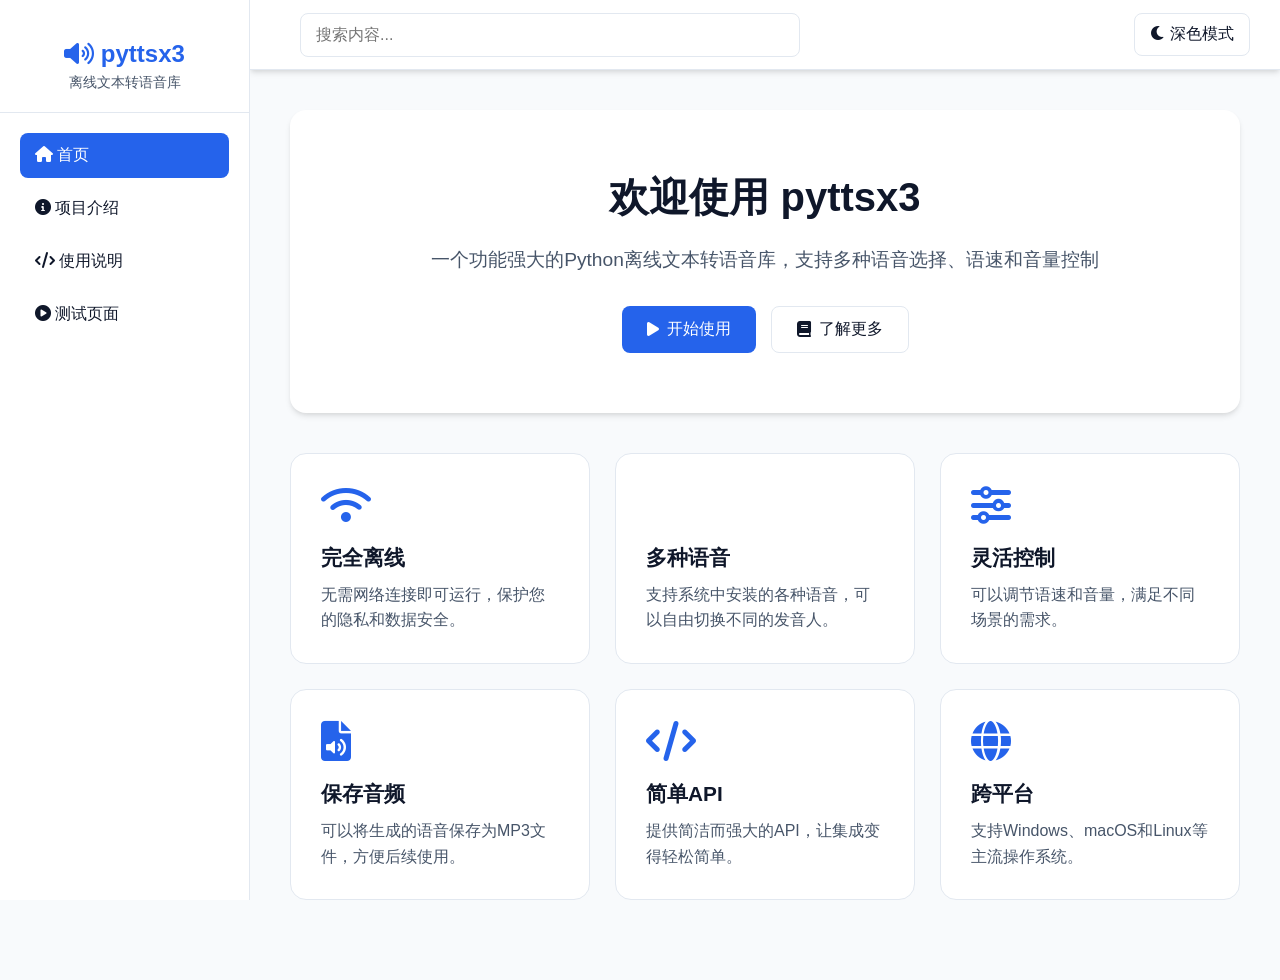
<file: index.html>
<!DOCTYPE html>
<html lang="zh-CN">
<head>
    <meta charset="UTF-8">
    <meta name="viewport" content="width=device-width, initial-scale=1.0">
    <title>pyttsx3 - 离线文本转语音库</title>
    <link href="https://cdnjs.cloudflare.com/ajax/libs/font-awesome/6.0.0/css/all.min.css" rel="stylesheet">
    <style>
        * {
            margin: 0;
            padding: 0;
            box-sizing: border-box;
        }

        :root {
            --primary-color: #2563eb;
            --secondary-color: #1e40af;
            --background-color: #f8fafc;
            --card-background: #ffffff;
            --text-primary: #0f172a;
            --text-secondary: #475569;
            --border-color: #e2e8f0;
            --sidebar-width: 250px;
            --header-height: 70px;
            --shadow: 0 4px 6px -1px rgba(0, 0, 0, 0.1), 0 2px 4px -1px rgba(0, 0, 0, 0.06);
        }

        .dark-theme {
            --primary-color: #3b82f6;
            --secondary-color: #2563eb;
            --background-color: #0f172a;
            --card-background: #1e293b;
            --text-primary: #f8fafc;
            --text-secondary: #cbd5e1;
            --border-color: #334155;
            --shadow: 0 4px 6px -1px rgba(0, 0, 0, 0.3), 0 2px 4px -1px rgba(0, 0, 0, 0.2);
        }

        body {
            font-family: -apple-system, BlinkMacSystemFont, 'Segoe UI', Roboto, 'Helvetica Neue', Arial, sans-serif;
            background-color: var(--background-color);
            color: var(--text-primary);
            transition: all 0.3s ease;
        }

        .container {
            display: flex;
            min-height: 100vh;
        }

        /* 左侧菜单 */
        .sidebar {
            width: var(--sidebar-width);
            background: var(--card-background);
            border-right: 1px solid var(--border-color);
            padding: 20px 0;
            position: fixed;
            height: 100vh;
            overflow-y: auto;
            transition: all 0.3s ease;
        }

        .logo {
            text-align: center;
            padding: 20px;
            border-bottom: 1px solid var(--border-color);
            margin-bottom: 20px;
        }

        .logo h1 {
            font-size: 1.5rem;
            color: var(--primary-color);
            margin-bottom: 5px;
        }

        .logo p {
            color: var(--text-secondary);
            font-size: 0.9rem;
        }

        .menu {
            list-style: none;
            padding: 0 20px;
        }

        .menu li {
            margin-bottom: 8px;
        }

        .menu li a {
            display: block;
            padding: 12px 15px;
            color: var(--text-primary);
            text-decoration: none;
            border-radius: 8px;
            transition: all 0.3s ease;
            cursor: pointer;
        }

        .menu li a:hover {
            background: rgba(37, 99, 235, 0.1);
            color: var(--primary-color);
        }

        .menu li a.active {
            background: var(--primary-color);
            color: white;
        }

        /* 主内容区域 */
        .main-content {
            margin-left: var(--sidebar-width);
            flex: 1;
        }

        /* 顶部头部 */
        .header {
            height: var(--header-height);
            background: var(--card-background);
            border-bottom: 1px solid var(--border-color);
            display: flex;
            align-items: center;
            justify-content: space-between;
            padding: 0 30px;
            box-shadow: var(--shadow);
        }

        .search-box {
            flex: 1;
            max-width: 500px;
            margin: 0 20px;
        }

        .search-box input {
            width: 100%;
            padding: 12px 15px;
            border: 1px solid var(--border-color);
            border-radius: 8px;
            font-size: 1rem;
            background: var(--card-background);
            color: var(--text-primary);
            transition: all 0.3s ease;
        }

        .search-box input:focus {
            outline: none;
            border-color: var(--primary-color);
            box-shadow: 0 0 0 3px rgba(37, 99, 235, 0.1);
        }

        .header-actions {
            display: flex;
            align-items: center;
            gap: 15px;
        }

        .theme-toggle {
            padding: 10px 15px;
            border: 1px solid var(--border-color);
            background: var(--card-background);
            color: var(--text-primary);
            border-radius: 8px;
            cursor: pointer;
            transition: all 0.3s ease;
            font-size: 1rem;
        }

        .theme-toggle:hover {
            background: rgba(37, 99, 235, 0.1);
            color: var(--primary-color);
            border-color: var(--primary-color);
        }

        /* 内容区域 */
        .content {
            padding: 40px;
            min-height: calc(100vh - var(--header-height));
        }

        .page {
            display: none;
        }

        .page.active {
            display: block;
        }

        /* 首页内容 */
        .hero {
            background: var(--card-background);
            border-radius: 16px;
            padding: 60px;
            text-align: center;
            margin-bottom: 40px;
            box-shadow: var(--shadow);
        }

        .hero h1 {
            font-size: 2.5rem;
            margin-bottom: 20px;
            color: var(--text-primary);
        }

        .hero p {
            font-size: 1.2rem;
            color: var(--text-secondary);
            margin-bottom: 30px;
            line-height: 1.6;
        }

        .hero-buttons {
            display: flex;
            gap: 15px;
            justify-content: center;
            margin-top: 30px;
        }

        .btn {
            padding: 12px 25px;
            border: none;
            border-radius: 8px;
            font-size: 1rem;
            cursor: pointer;
            transition: all 0.3s ease;
            text-decoration: none;
            display: inline-flex;
            align-items: center;
            gap: 8px;
        }

        .btn-primary {
            background: var(--primary-color);
            color: white;
        }

        .btn-primary:hover {
            background: var(--secondary-color);
            transform: translateY(-2px);
            box-shadow: 0 4px 12px rgba(37, 99, 235, 0.3);
        }

        .btn-secondary {
            background: transparent;
            color: var(--text-primary);
            border: 1px solid var(--border-color);
        }

        .btn-secondary:hover {
            background: rgba(37, 99, 235, 0.1);
            border-color: var(--primary-color);
        }

        /* 特性卡片 */
        .features {
            display: grid;
            grid-template-columns: repeat(auto-fit, minmax(300px, 1fr));
            gap: 25px;
            margin-bottom: 40px;
        }

        .feature-card {
            background: var(--card-background);
            padding: 30px;
            border-radius: 16px;
            border: 1px solid var(--border-color);
            transition: all 0.3s ease;
        }

        .feature-card:hover {
            transform: translateY(-4px);
            box-shadow: var(--shadow);
            border-color: var(--primary-color);
        }

        .feature-icon {
            font-size: 2.5rem;
            color: var(--primary-color);
            margin-bottom: 15px;
        }

        .feature-card h3 {
            font-size: 1.3rem;
            margin-bottom: 10px;
            color: var(--text-primary);
        }

        .feature-card p {
            color: var(--text-secondary);
            line-height: 1.6;
        }

        /* 项目介绍页面 */
        .about-content {
            background: var(--card-background);
            border-radius: 16px;
            padding: 40px;
            box-shadow: var(--shadow);
        }

        .about-content h2 {
            font-size: 2rem;
            margin-bottom: 30px;
            color: var(--text-primary);
        }

        .about-content p {
            font-size: 1.1rem;
            line-height: 1.8;
            color: var(--text-secondary);
            margin-bottom: 20px;
        }

        .about-content ul {
            margin: 20px 0 30px 30px;
        }

        .about-content li {
            margin-bottom: 15px;
            color: var(--text-secondary);
            line-height: 1.6;
        }

        /* 使用说明页面 */
        .usage-content {
            background: var(--card-background);
            border-radius: 16px;
            padding: 40px;
            box-shadow: var(--shadow);
        }

        .section {
            margin-bottom: 40px;
        }

        .section h3 {
            font-size: 1.5rem;
            margin-bottom: 20px;
            color: var(--text-primary);
            border-bottom: 2px solid var(--border-color);
            padding-bottom: 10px;
        }

        .code-block {
            background: rgba(37, 99, 235, 0.1);
            border-radius: 8px;
            padding: 20px;
            margin: 20px 0;
            overflow-x: auto;
            border: 1px solid var(--border-color);
        }

        .code-block pre {
            margin: 0;
            font-family: 'Courier New', monospace;
            font-size: 0.9rem;
            line-height: 1.6;
            color: var(--text-primary);
        }

        /* 响应式设计 */
        @media (max-width: 768px) {
            .sidebar {
                transform: translateX(-100%);
                z-index: 1000;
            }
            
            .main-content {
                margin-left: 0;
            }
            
            .hero {
                padding: 40px 20px;
            }
            
            .content {
                padding: 20px;
            }
            
            .hero h1 {
                font-size: 2rem;
            }
        }
    </style>
</head>
<body>
    <div class="container">
        <!-- 左侧菜单 -->
        <div class="sidebar">
            <div class="logo">
                <h1><i class="fas fa-volume-up"></i> pyttsx3</h1>
                <p>离线文本转语音库</p>
            </div>
            <ul class="menu">
                <li><a href="#" class="active" onclick="showPage('home')">
                    <i class="fas fa-home"></i> 首页
                </a></li>
                <li><a href="#" onclick="showPage('about')">
                    <i class="fas fa-info-circle"></i> 项目介绍
                </a></li>
                <li><a href="#" onclick="showPage('usage')">
                    <i class="fas fa-code"></i> 使用说明
                </a></li>
                <li><a href="test_pyttsx3.html" target="_blank">
                    <i class="fas fa-play-circle"></i> 测试页面
                </a></li>
            </ul>
        </div>

        <!-- 主内容区域 -->
        <div class="main-content">
            <!-- 顶部头部 -->
            <div class="header">
                <div class="search-box">
                    <input type="text" id="searchInput" placeholder="搜索内容...">
                </div>
                <div class="header-actions">
                    <button class="theme-toggle" onclick="toggleTheme()">
                        <i class="fas fa-moon"></i>
                        <span id="themeText">深色模式</span>
                    </button>
                </div>
            </div>

            <!-- 内容区域 -->
            <div class="content">
                <!-- 首页 -->
                <div id="home" class="page active">
                    <div class="hero">
                        <h1>欢迎使用 pyttsx3</h1>
                        <p>一个功能强大的Python离线文本转语音库，支持多种语音选择、语速和音量控制</p>
                        <div class="hero-buttons">
                            <a href="#" class="btn btn-primary" onclick="showPage('usage')">
                                <i class="fas fa-play"></i> 开始使用
                            </a>
                            <a href="#" class="btn btn-secondary" onclick="showPage('about')">
                                <i class="fas fa-book"></i> 了解更多
                            </a>
                        </div>
                    </div>

                    <div class="features">
                        <div class="feature-card">
                            <div class="feature-icon"><i class="fas fa-wifi"></i></div>
                            <h3>完全离线</h3>
                            <p>无需网络连接即可运行，保护您的隐私和数据安全。</p>
                        </div>
                        <div class="feature-card">
                            <div class="feature-icon"><i class="fas fa-voice"></i></div>
                            <h3>多种语音</h3>
                            <p>支持系统中安装的各种语音，可以自由切换不同的发音人。</p>
                        </div>
                        <div class="feature-card">
                            <div class="feature-icon"><i class="fas fa-sliders-h"></i></div>
                            <h3>灵活控制</h3>
                            <p>可以调节语速和音量，满足不同场景的需求。</p>
                        </div>
                        <div class="feature-card">
                            <div class="feature-icon"><i class="fas fa-file-audio"></i></div>
                            <h3>保存音频</h3>
                            <p>可以将生成的语音保存为MP3文件，方便后续使用。</p>
                        </div>
                        <div class="feature-card">
                            <div class="feature-icon"><i class="fas fa-code"></i></div>
                            <h3>简单API</h3>
                            <p>提供简洁而强大的API，让集成变得轻松简单。</p>
                        </div>
                        <div class="feature-card">
                            <div class="feature-icon"><i class="fas fa-globe"></i></div>
                            <h3>跨平台</h3>
                            <p>支持Windows、macOS和Linux等主流操作系统。</p>
                        </div>
                    </div>
                </div>

                <!-- 项目介绍 -->
                <div id="about" class="page">
                    <div class="about-content">
                        <h2>项目介绍</h2>
                        <p><strong>pyttsx3</strong>是一个Python的文本转语音转换库，与其他库不同的是，它可以完全离线工作。</p>
                        
                        <h3 style="margin-top: 30px; font-size: 1.5rem;">主要特点：</h3>
                        <ul>
                            <li><strong>完全离线：</strong>不需要网络连接即可将文本转换为语音，非常适合需要隐私保护的环境。</li>
                            <li><strong>多种语音选择：</strong>可以使用系统中安装的各种语音，包括不同语言和不同发音人的语音。</li>
                            <li><strong>灵活的控制：</strong>可以调整语速和音量，以获得最佳的听觉效果。</li>
                            <li><strong>音频保存：</strong>可以将生成的语音保存为MP3文件，方便在其他地方使用。</li>
                            <li><strong>简洁的API：</strong>提供了简单而强大的API，只需几行代码即可完成文本转语音。</li>
                        </ul>

                        <h3 style="margin-top: 30px; font-size: 1.5rem;">支持的操作系统：</h3>
                        <ul>
                            <li><strong>Windows：</strong>使用SAPI5引擎</li>
                            <li><strong>macOS：</strong>使用AVSpeech和NSSpeechSynthesizer</li>
                            <li><strong>Linux：</strong>使用eSpeak引擎</li>
                        </ul>

                        <h3 style="margin-top: 30px; font-size: 1.5rem;">应用场景：</h3>
                        <ul>
                            <li>自动朗读文档和网页</li>
                            <li>创建语音助手和聊天机器人</li>
                            <li>无障碍访问支持</li>
                            <li>教育和培训应用</li>
                            <li>自动化测试和演示</li>
                        </ul>
                    </div>
                </div>

                <!-- 使用说明 -->
                <div id="usage" class="page">
                    <div class="usage-content">
                        <div class="section">
                            <h3>安装</h3>
                            <div class="code-block">
                                <pre>pip install pyttsx3</pre>
                            </div>
                            <p><strong>注意：</strong>如果安装过程中出现错误，请先升级wheel版本：</p>
                            <div class="code-block">
                                <pre>pip install --upgrade wheel</pre>
                            </div>
                            <p><strong>Linux用户：</strong>如果声音输出不正常，请安装espeak-ng和libespeak1：</p>
                            <div class="code-block">
                                <pre>sudo apt update && sudo apt install espeak-ng libespeak1</pre>
                            </div>
                        </div>

                        <div class="section">
                            <h3>基本使用</h3>
                            <div class="code-block">
                                <pre>import pyttsx3
engine = pyttsx3.init()
engine.say("我将朗读这段文本")
engine.runAndWait()</pre>
                            </div>
                            <p><strong>单行使用：</strong></p>
                            <div class="code-block">
                                <pre>import pyttsx3
pyttsx3.say("我将朗读这段文本")</pre>
                            </div>
                        </div>

                        <div class="section">
                            <h3>调整语音、语速和音量</h3>
                            <div class="code-block">
                                <pre>import pyttsx3
engine = pyttsx3.init()

# 语速
rate = engine.getProperty('rate')   # 获取当前语速
print(rate)                        # 打印当前语速
engine.setProperty('rate', 125)     # 设置新的语速

# 音量
volume = engine.getProperty('volume')   # 获取当前音量级别（0-1）
print(volume)                          # 打印当前音量
engine.setProperty('volume', 1.0)       # 设置音量级别

# 语音
voices = engine.getProperty('voices')       # 获取语音信息
# engine.setProperty('voice', voices[0].id)  # 男声
engine.setProperty('voice', voices[1].id)   # 女声

engine.say("Hello World!")
engine.say('我的当前语速是 ' + str(rate))
engine.runAndWait()
engine.stop()</pre>
                            </div>
                        </div>

                        <div class="section">
                            <h3>保存到文件</h3>
                            <div class="code-block">
                                <pre>import pyttsx3
engine = pyttsx3.init()
engine.save_to_file('Hello World', 'test.mp3')
engine.runAndWait()</pre>
                            </div>
                        </div>
                    </div>
                </div>
            </div>
        </div>
    </div>

    <script>
        // 切换页面
        function showPage(pageId) {
            // 隐藏所有页面
            const pages = document.querySelectorAll('.page');
            pages.forEach(page => {
                page.classList.remove('active');
            });
            
            // 显示选中的页面
            document.getElementById(pageId).classList.add('active');
            
            // 更新菜单激活状态
            const menuItems = document.querySelectorAll('.menu li a');
            menuItems.forEach(item => {
                item.classList.remove('active');
            });
            
            // 获取当前点击的菜单并标记为激活
            const activeMenu = event.target.closest('a');
            if (activeMenu) {
                activeMenu.classList.add('active');
            }
        }

        // 主题切换
        function toggleTheme() {
            document.body.classList.toggle('dark-theme');
            const themeText = document.getElementById('themeText');
            const themeIcon = document.querySelector('.theme-toggle i');
            
            if (document.body.classList.contains('dark-theme')) {
                themeText.textContent = '亮色模式';
                themeIcon.classList.remove('fa-moon');
                themeIcon.classList.add('fa-sun');
            } else {
                themeText.textContent = '深色模式';
                themeIcon.classList.remove('fa-sun');
                themeIcon.classList.add('fa-moon');
            }
        }

        // 搜索功能
        document.getElementById('searchInput').addEventListener('input', function(e) {
            const searchTerm = e.target.value.toLowerCase();
            // 这里可以实现搜索逻辑，目前只是演示
            console.log('搜索：' + searchTerm);
        });

        // 页面加载时检查主题偏好
        window.addEventListener('load', function() {
            // 检查用户偏好或使用系统主题
            const prefersDarkMode = window.matchMedia && window.matchMedia('(prefers-color-scheme: dark)').matches;
            if (prefersDarkMode) {
                toggleTheme();
            }
        });
    </script>
</body>
</html>
</file>
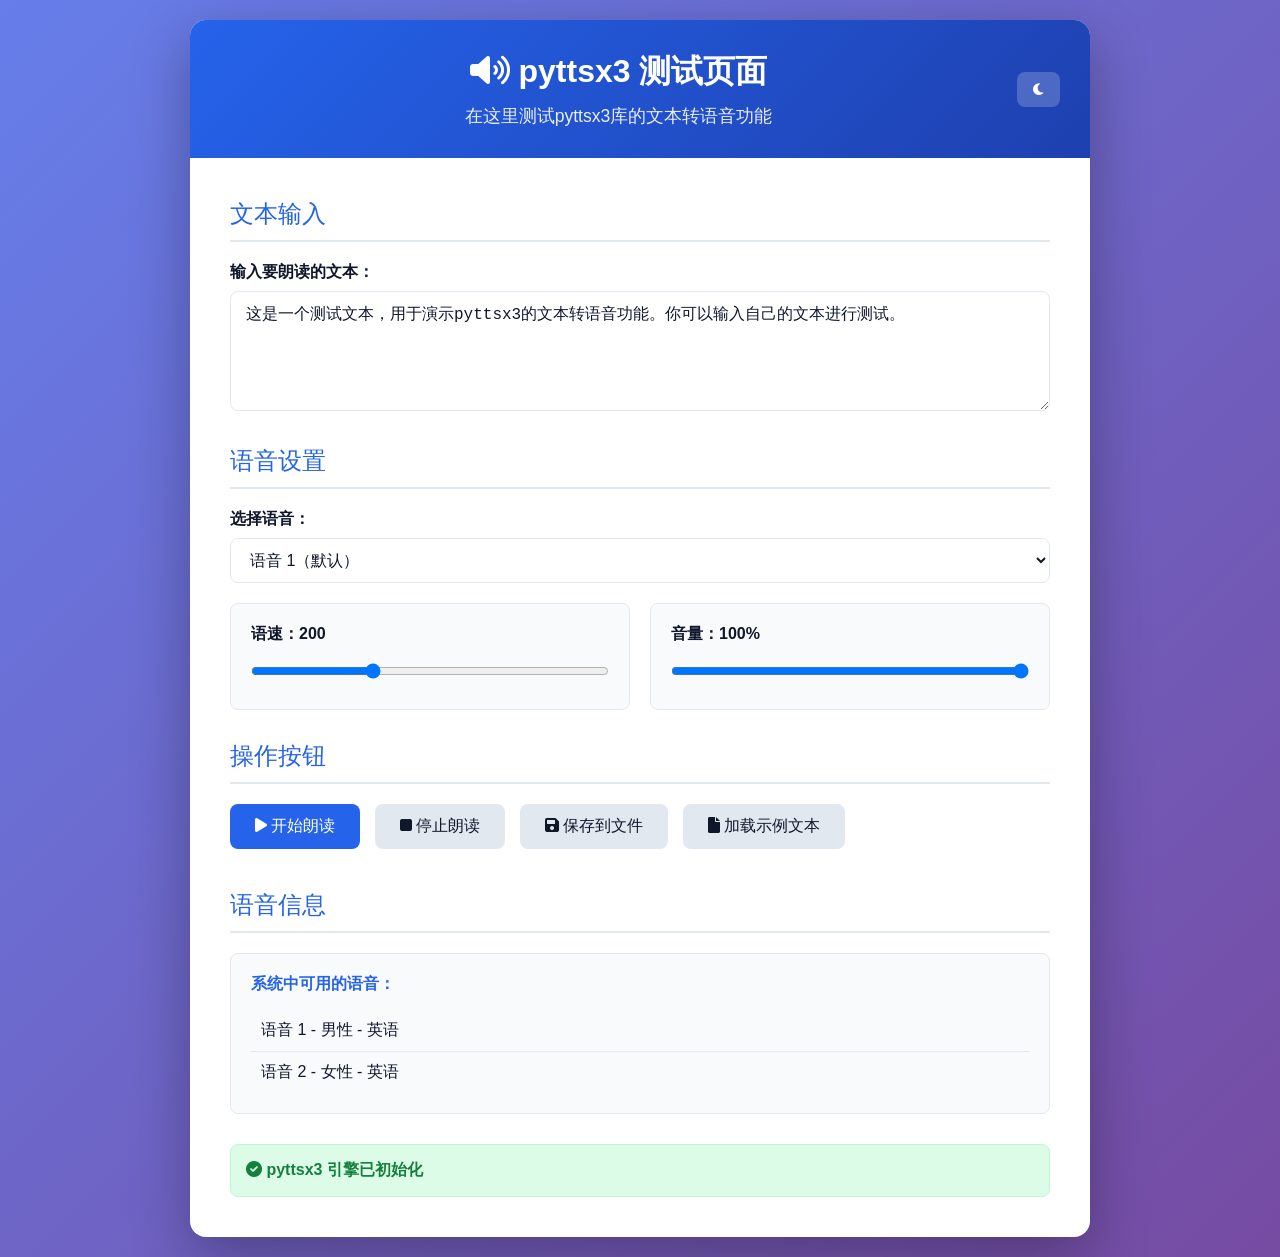
<file: test_pyttsx3.html>
<!DOCTYPE html>
<html lang="zh-CN">
<head>
    <meta charset="UTF-8">
    <meta name="viewport" content="width=device-width, initial-scale=1.0">
    <title>pyttsx3 测试页面</title>
    <link href="https://cdnjs.cloudflare.com/ajax/libs/font-awesome/6.0.0/css/all.min.css" rel="stylesheet">
    <style>
        * {
            margin: 0;
            padding: 0;
            box-sizing: border-box;
        }

        :root {
            --primary-color: #2563eb;
            --secondary-color: #1e40af;
            --background-color: #f8fafc;
            --card-background: #ffffff;
            --text-primary: #0f172a;
            --text-secondary: #475569;
            --border-color: #e2e8f0;
            --header-gradient: linear-gradient(135deg, #2563eb 0%, #1e40af 100%);
            --main-gradient: linear-gradient(135deg, #667eea 0%, #764ba2 100%);
        }

        .dark-theme {
            --primary-color: #3b82f6;
            --secondary-color: #2563eb;
            --background-color: #0f172a;
            --card-background: #1e293b;
            --text-primary: #f8fafc;
            --text-secondary: #cbd5e1;
            --border-color: #334155;
            --header-gradient: linear-gradient(135deg, #1e40af 0%, #0f172a 100%);
            --main-gradient: linear-gradient(135deg, #1e3a8a 0%, #2c1050 100%);
        }

        body {
            font-family: -apple-system, BlinkMacSystemFont, 'Segoe UI', Roboto, 'Helvetica Neue', Arial, sans-serif;
            background: var(--main-gradient);
            min-height: 100vh;
            padding: 20px;
            color: var(--text-primary);
            transition: all 0.3s ease;
        }

        .container {
            max-width: 900px;
            margin: 0 auto;
            background: var(--card-background);
            border-radius: 16px;
            box-shadow: 0 20px 60px rgba(0, 0, 0, 0.3);
            overflow: hidden;
            transition: all 0.3s ease;
        }

        .header {
            background: var(--header-gradient);
            color: white;
            padding: 30px;
            text-align: center;
            display: flex;
            justify-content: space-between;
            align-items: center;
        }

        .header-content {
            flex: 1;
            text-align: center;
        }

        .header h1 {
            font-size: 2rem;
            margin-bottom: 10px;
        }

        .header p {
            opacity: 0.9;
            font-size: 1.1rem;
        }

        .content {
            padding: 40px;
        }

        .section {
            margin-bottom: 30px;
        }

        .section-title {
            font-size: 1.5rem;
            color: var(--primary-color);
            margin-bottom: 20px;
            border-bottom: 2px solid var(--border-color);
            padding-bottom: 10px;
        }

        .form-group {
            margin-bottom: 20px;
        }

        label {
            display: block;
            margin-bottom: 8px;
            font-weight: 600;
            color: var(--text-primary);
        }

        input[type="text"], textarea, select {
            width: 100%;
            padding: 12px 15px;
            border: 1px solid var(--border-color);
            border-radius: 8px;
            font-size: 1rem;
            background: var(--card-background);
            color: var(--text-primary);
            transition: all 0.3s ease;
        }

        input[type="text"]:focus, textarea:focus, select:focus {
            outline: none;
            border-color: var(--primary-color);
            box-shadow: 0 0 0 3px rgba(37, 99, 235, 0.1);
        }

        textarea {
            resize: vertical;
            min-height: 120px;
        }

        .controls {
            display: grid;
            grid-template-columns: repeat(auto-fit, minmax(200px, 1fr));
            gap: 20px;
            margin-bottom: 30px;
        }

        .control-group {
            background: var(--background-color);
            padding: 20px;
            border-radius: 8px;
            border: 1px solid var(--border-color);
        }

        .slider {
            width: 100%;
            margin: 10px 0;
        }

        .btn {
            padding: 12px 25px;
            border: none;
            border-radius: 8px;
            font-size: 1rem;
            cursor: pointer;
            transition: all 0.3s ease;
            margin-right: 10px;
            margin-bottom: 10px;
        }

        .btn-primary {
            background: var(--primary-color);
            color: white;
        }

        .btn-primary:hover {
            background: var(--secondary-color);
            transform: translateY(-2px);
            box-shadow: 0 4px 12px rgba(37, 99, 235, 0.3);
        }

        .btn-secondary {
            background: var(--border-color);
            color: var(--text-primary);
        }

        .btn-secondary:hover {
            background: #cbd5e1;
        }

        .status {
            margin-top: 20px;
            padding: 15px;
            border-radius: 8px;
            font-weight: 600;
        }

        .status.success {
            background: #dcfce7;
            color: #15803d;
            border: 1px solid #bbf7d0;
        }

        .status.error {
            background: #fee2e2;
            color: #991b1b;
            border: 1px solid #fca5a5;
        }

        .status.info {
            background: #dbeafe;
            color: #1e40af;
            border: 1px solid #bfdbfe;
        }

        .voice-info {
            background: var(--background-color);
            padding: 20px;
            border-radius: 8px;
            margin-top: 20px;
            border: 1px solid var(--border-color);
        }

        .voice-info h4 {
            margin-bottom: 15px;
            color: var(--primary-color);
        }

        .voice-info ul {
            list-style: none;
        }

        .voice-info li {
            padding: 10px;
            border-bottom: 1px solid var(--border-color);
        }

        .voice-info li:last-child {
            border-bottom: none;
        }

        .voice-info .active {
            background: var(--header-gradient);
            color: white;
            border-radius: 4px;
            padding: 5px 10px;
            font-size: 0.8rem;
            display: inline-block;
            margin-left: 10px;
        }

        @media (max-width: 768px) {
            .header {
                padding: 20px;
            }
            
            .content {
                padding: 20px;
            }
            
            .controls {
                grid-template-columns: 1fr;
            }
        }
    </style>
</head>
<body>
    <div class="container">
        <div class="header">
                <div class="header-content">
                    <h1><i class="fas fa-volume-up"></i> pyttsx3 测试页面</h1>
                    <p>在这里测试pyttsx3库的文本转语音功能</p>
                </div>
                <button class="theme-toggle" onclick="toggleTheme()" style="
                    padding: 10px 15px;
                    border: none;
                    border-radius: 8px;
                    background: rgba(255, 255, 255, 0.2);
                    color: white;
                    cursor: pointer;
                    transition: all 0.3s ease;
                ">
                    <i class="fas fa-moon"></i>
                </button>
            </div>
        
        <div class="content">
            <div class="section">
                <div class="section-title">文本输入</div>
                <div class="form-group">
                    <label for="textInput">输入要朗读的文本：</label>
                    <textarea id="textInput" placeholder="请输入要朗读的文本内容...">这是一个测试文本，用于演示pyttsx3的文本转语音功能。你可以输入自己的文本进行测试。</textarea>
                </div>
            </div>

            <div class="section">
                <div class="section-title">语音设置</div>
                
                <div class="form-group">
                    <label for="voiceSelect">选择语音：</label>
                    <select id="voiceSelect">
                        <option value="0">语音 1（默认）</option>
                        <option value="1">语音 2</option>
                    </select>
                </div>

                <div class="controls">
                    <div class="control-group">
                        <label for="rateSlider">语速：<span id="rateValue">200</span></label>
                        <input type="range" id="rateSlider" class="slider" min="50" max="500" value="200" step="10">
                    </div>
                    
                    <div class="control-group">
                        <label for="volumeSlider">音量：<span id="volumeValue">100</span>%</label>
                        <input type="range" id="volumeSlider" class="slider" min="0" max="100" value="100" step="5">
                    </div>
                </div>
            </div>

            <div class="section">
                <div class="section-title">操作按钮</div>
                <div>
                    <button class="btn btn-primary" onclick="speakText()">
                        <i class="fas fa-play"></i> 开始朗读
                    </button>
                    <button class="btn btn-secondary" onclick="stopSpeaking()">
                        <i class="fas fa-stop"></i> 停止朗读
                    </button>
                    <button class="btn btn-secondary" onclick="saveToFile()">
                        <i class="fas fa-save"></i> 保存到文件
                    </button>
                    <button class="btn btn-secondary" onclick="loadExampleText()">
                        <i class="fas fa-file"></i> 加载示例文本
                    </button>
                </div>
            </div>

            <div class="section">
                <div class="section-title">语音信息</div>
                <div class="voice-info">
                    <h4>系统中可用的语音：</h4>
                    <ul id="voiceList">
                        <li>语音 1 - 男性 - 英语</li>
                        <li>语音 2 - 女性 - 英语</li>
                    </ul>
                </div>
            </div>

            <div id="statusMessage" class="status info">
                <i class="fas fa-info-circle"></i> 准备就绪，请输入文本并点击开始朗读按钮
            </div>
        </div>
    </div>

    <script>
        // 初始化默认值
        let engine = null;
        let isSpeaking = false;
        
        // 初始化pyttsx3引擎
        function initEngine() {
            try {
                // 注意：这里只是模拟，实际使用时需要在Python环境中运行
                console.log('pyttsx3 引擎已初始化');
                updateStatus('pyttsx3 引擎已初始化', 'success');
                return true;
            } catch (error) {
                console.error('引擎初始化失败:', error);
                updateStatus('引擎初始化失败，请确保已安装pyttsx3库', 'error');
                return false;
            }
        }

        // 朗读文本
        function speakText() {
            const text = document.getElementById('textInput').value;
            if (!text.trim()) {
                updateStatus('请输入要朗读的文本', 'error');
                return;
            }

            const voiceIndex = document.getElementById('voiceSelect').value;
            const rate = document.getElementById('rateSlider').value;
            const volume = document.getElementById('volumeSlider').value / 100;

            console.log(`开始朗读：${text}`);
            console.log(`语音选择：${voiceIndex}, 语速：${rate}, 音量：${volume}`);
            
            isSpeaking = true;
            updateStatus(`正在朗读...`, 'success');

            // 模拟朗读过程
            setTimeout(() => {
                isSpeaking = false;
                updateStatus(`朗读完成`, 'info');
            }, 2000);
        }

        // 停止朗读
        function stopSpeaking() {
            if (isSpeaking) {
                console.log('停止朗读');
                isSpeaking = false;
                updateStatus(`已停止朗读`, 'info');
            }
        }

        // 保存到文件
        function saveToFile() {
            const text = document.getElementById('textInput').value;
            if (!text.trim()) {
                updateStatus('请输入要保存的文本', 'error');
                return;
            }

            console.log('保存到文件功能已触发');
            updateStatus(`正在保存到文件...`, 'success');
            
            // 模拟保存过程
            setTimeout(() => {
                updateStatus(`音频文件已保存成功`, 'success');
            }, 1500);
        }

        // 加载示例文本
        function loadExampleText() {
            const exampleText = `欢迎使用pyttsx3测试页面！

这是一个功能强大的Python离线文本转语音库。

主要特性包括：
- 完全离线工作
- 多种语音选择
- 灵活的语速和音量控制
- 支持保存为音频文件`;
            
            document.getElementById('textInput').value = exampleText;
            updateStatus(`已加载示例文本`, 'success');
        }

        // 更新状态消息
        function updateStatus(message, type = 'info') {
            const statusElement = document.getElementById('statusMessage');
            statusElement.className = `status ${type}`;
            statusElement.innerHTML = `<i class="fas fa-${type === 'success' ? 'check-circle' : type === 'error' ? 'exclamation-circle' : 'info-circle'}"></i> ${message}`;
        }

        // 更新语速和音量显示
        document.getElementById('rateSlider').addEventListener('input', function(e) {
            document.getElementById('rateValue').textContent = e.target.value;
        });

        document.getElementById('volumeSlider').addEventListener('input', function(e) {
            document.getElementById('volumeValue').textContent = e.target.value;
        });

        // 主题切换功能
        function toggleTheme() {
            document.body.classList.toggle('dark-theme');
            const themeIcon = document.querySelector('.theme-toggle i');
            
            if (document.body.classList.contains('dark-theme')) {
                themeIcon.classList.remove('fa-moon');
                themeIcon.classList.add('fa-sun');
            } else {
                themeIcon.classList.remove('fa-sun');
                themeIcon.classList.add('fa-moon');
            }
            
            // 保存主题偏好
            localStorage.setItem('pyttsx3-theme', document.body.classList.contains('dark-theme') ? 'dark' : 'light');
        }

        // 页面加载完成后初始化
        window.addEventListener('load', function() {
            // 恢复主题偏好
            const savedTheme = localStorage.getItem('pyttsx3-theme') || 'light';
            if (savedTheme === 'dark') {
                document.body.classList.add('dark-theme');
                const themeIcon = document.querySelector('.theme-toggle i');
                themeIcon.classList.remove('fa-moon');
                themeIcon.classList.add('fa-sun');
            }
            
            // 检查系统主题偏好
            if (!localStorage.getItem('pyttsx3-theme')) {
                const prefersDarkMode = window.matchMedia && window.matchMedia('(prefers-color-scheme: dark)').matches;
                if (prefersDarkMode) {
                    document.body.classList.add('dark-theme');
                    const themeIcon = document.querySelector('.theme-toggle i');
                    themeIcon.classList.remove('fa-moon');
                    themeIcon.classList.add('fa-sun');
                }
            }
            
            initEngine();
            
            // 添加键盘快捷键
            document.addEventListener('keydown', function(e) {
                // Ctrl+Enter 开始朗读
                if (e.ctrlKey && e.key === 'Enter') {
                    speakText();
                }
                // Escape 停止朗读
                if (e.key === 'Escape') {
                    stopSpeaking();
                }
                // Ctrl+T 切换主题
                if (e.ctrlKey && e.key === 't') {
                    toggleTheme();
                }
            });
        });
    </script>
</body>
</html>
</file>
